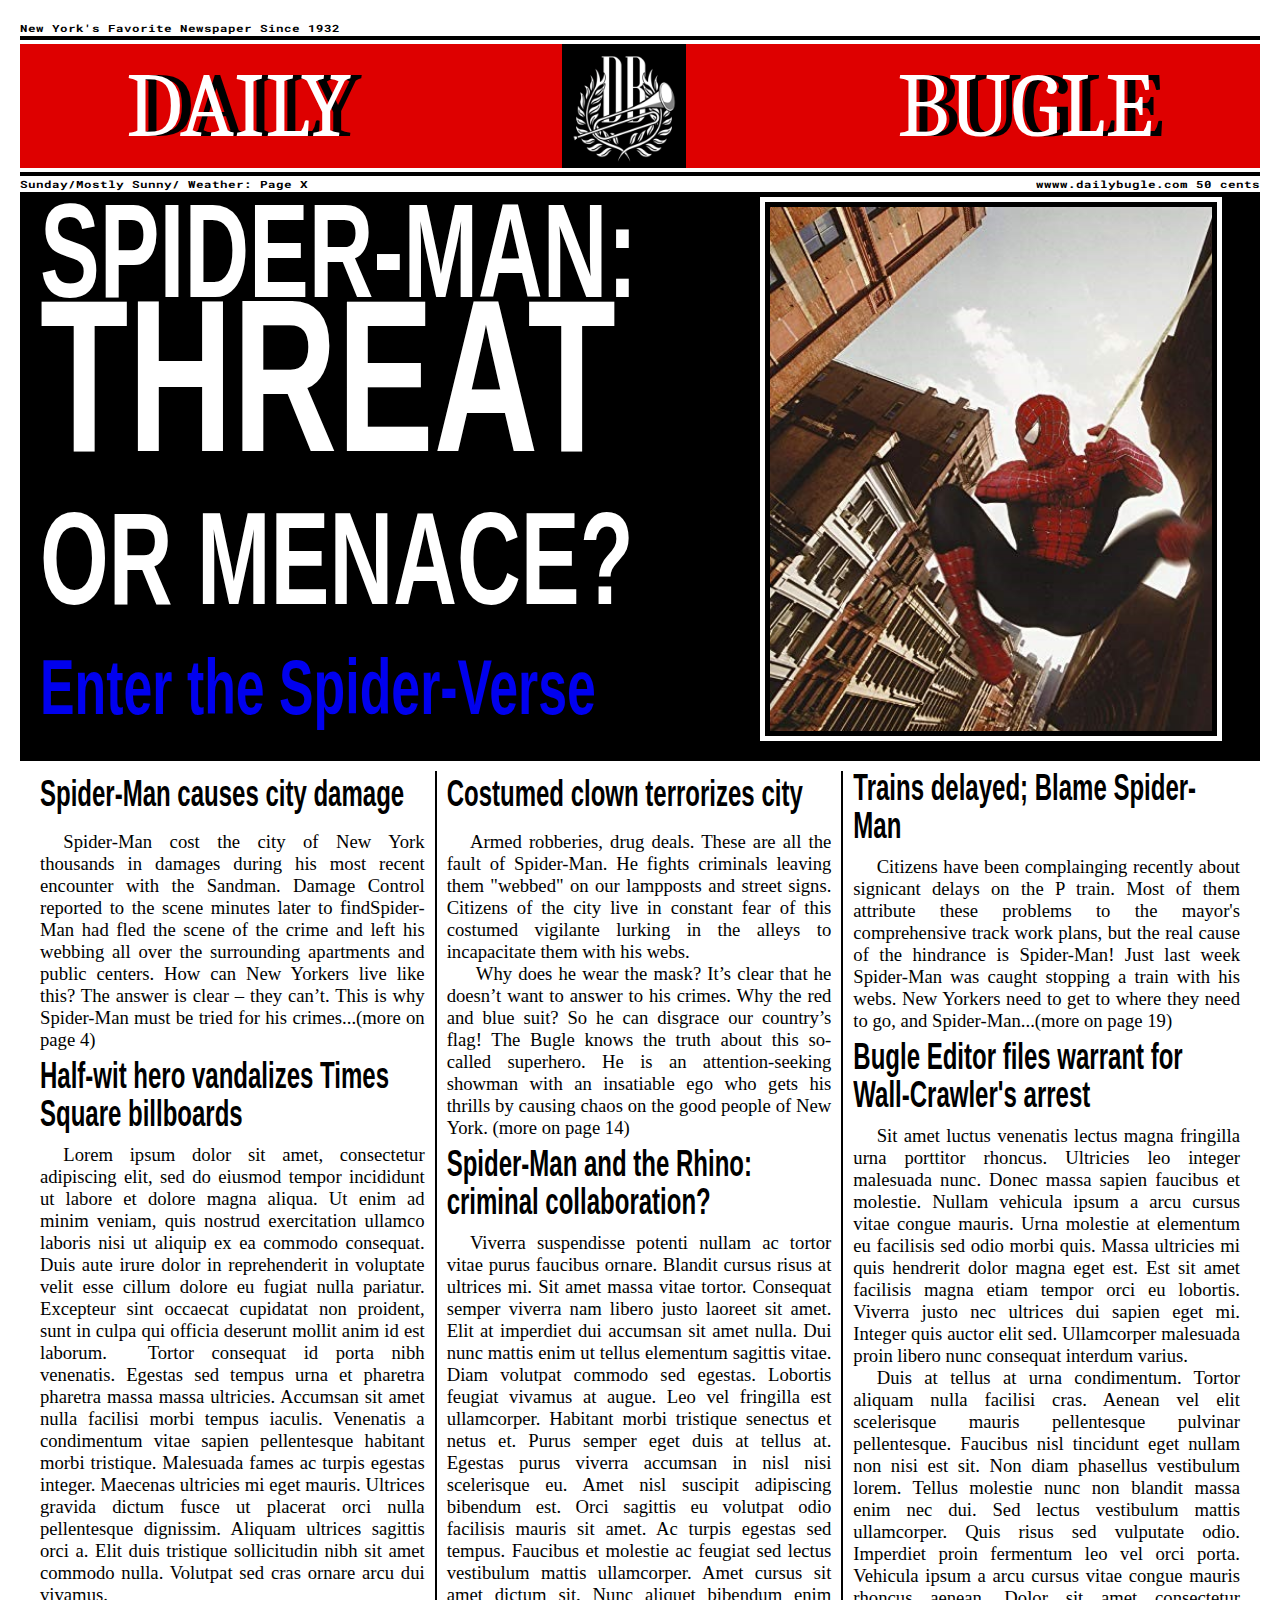
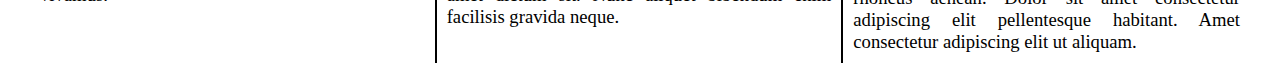
<file: index.html>
<!DOCTYPE html>
<html lang="en" dir="ltr">
  <head>
    <meta charset="utf-8">

    <link rel="stylesheet" href="style.css">

    <link href="https://fonts.googleapis.com/css?family=Caladea:700i&display=swap" rel="stylesheet">
    <link href="https://fonts.googleapis.com/css?family=Roboto+Mono:700&display=swap" rel="stylesheet">
    <link href="https://fonts.googleapis.com/css?family=Source+Code+Pro:900&display=swap" rel="stylesheet">


    <title>Daily Bugle</title>

  </head>

  <body>

    <div class="slogan">
      <p>New York's Favorite Newspaper Since 1932</p>
    </div>

    <div class="borderDiv">
      <div class="headerThreeColumn">
        <p>DAILY</p>
        <img src="images/buglelogo.png" id="bugleIcon">
        <p>BUGLE</p>
      </div>
    </div>

    <div class="subHeader">
      <p id="date">Sunday/Mostly Sunny/ Weather: Page X</p>
      <p id="website">wwww.dailybugle.com 50 cents</p>
    </div>

<!-- ### CHRONOLOGICAL ORDER? ### -->
    <div class="headline">
      <div class="headlineText">
        <p id="line1">SPIDER-MAN:</p>
        <p id="line2">THREAT</p>
        <p id="line3">OR MENACE?</p>
        <a href="spiderverse.html" id="line4">Enter the Spider-Verse</a>
      </div>

        <img src="images/paper.jpg">

    </div>

    <div class="threeColumnNewspaper">


      <div class="firstColumn">
        <h2>Spider-Man causes city damage</h2>
        <div>
        <p><span style="color:white">__.</span>Spider-Man cost the city of New York thousands in damages during his most recent encounter with the Sandman.
        Damage Control reported to the scene minutes later to findSpider-Man had fled the scene of the crime and left his webbing all over the surrounding
        apartments and public centers. How can New Yorkers live like this? The answer is clear – they can’t. This is why Spider-Man must be tried for
         his crimes...(more on page 4)</p>
         <br>
         <h2>Half-wit hero vandalizes Times Square billboards</h2>
         <p><span style="color:white">__.</span>Lorem ipsum dolor sit amet, consectetur adipiscing elit, sed do eiusmod tempor incididunt ut labore et dolore magna aliqua. Ut enim ad minim veniam, quis nostrud exercitation ullamco laboris nisi ut aliquip ex ea commodo consequat. Duis aute irure dolor in reprehenderit in voluptate velit esse cillum dolore eu fugiat nulla pariatur. Excepteur sint occaecat cupidatat non proident, sunt in culpa qui officia deserunt mollit anim id est laborum.
         <span style="color:white">__.</span>Tortor consequat id porta nibh venenatis. Egestas sed tempus urna et pharetra pharetra massa massa ultricies. Accumsan sit amet nulla facilisi morbi tempus iaculis. Venenatis a condimentum vitae sapien pellentesque habitant morbi tristique. Malesuada fames ac turpis egestas integer. Maecenas ultricies mi eget mauris. Ultrices gravida dictum fusce ut placerat orci nulla pellentesque dignissim. Aliquam ultrices sagittis orci a. Elit duis tristique sollicitudin nibh sit amet commodo nulla. Volutpat sed cras ornare arcu dui vivamus.</p>
        </div>
      </div>


      <div class="secondColumn">
        <h2>Costumed clown terrorizes city</h2>
        <p><span style="color:white">__.</span>Armed robberies, drug deals. These are all the fault of Spider-Man. He fights criminals leaving them
        "webbed" on our lampposts and street signs. Citizens of the city live in constant fear of this costumed vigilante lurking in the alleys to incapacitate them with his webs.
        <br> <span style="color:white">__.</span> Why does he wear the mask? It’s clear that he doesn’t want to answer to his crimes. Why the red and blue suit? So he can disgrace our country’s flag!
        The Bugle knows the truth about this so-called superhero. He is an attention-seeking showman with an insatiable ego who gets his thrills by causing chaos on the good people of New York.
        (more on page 14)</p>
        <br>
        <h2>Spider-Man and the Rhino: criminal collaboration?</h2>
        <p><span style="color:white">__.</span>Viverra suspendisse potenti nullam ac tortor vitae purus faucibus ornare. Blandit cursus risus at ultrices mi. Sit amet massa vitae tortor. Consequat semper viverra nam libero justo laoreet sit amet. Elit at imperdiet dui accumsan sit amet nulla. Dui nunc mattis enim ut tellus elementum sagittis vitae. Diam volutpat commodo sed egestas. Lobortis feugiat vivamus at augue. Leo vel fringilla est ullamcorper. Habitant morbi tristique senectus et netus et. Purus semper eget duis at tellus at. Egestas purus viverra accumsan in nisl nisi scelerisque eu. Amet nisl suscipit adipiscing bibendum est. Orci sagittis eu volutpat odio facilisis mauris sit amet. Ac turpis egestas sed tempus. Faucibus et molestie ac feugiat sed lectus vestibulum mattis ullamcorper. Amet cursus sit amet dictum sit. Nunc aliquet bibendum enim facilisis gravida neque.</p>
      </div>


      <div class="thirdColumn">
        <h2>Trains delayed; Blame Spider-Man</h2>
        <p><span style="color:white">__.</span>Citizens have been complainging recently about signicant delays on the P train. Most of them attribute
        these problems to the mayor's comprehensive track work plans, but the real cause of the hindrance is Spider-Man! Just last week Spider-Man was caught
        stopping a train with his webs. New Yorkers need to get to where they need to go, and Spider-Man...(more on page 19)</p>
        <br>
        <h2>Bugle Editor files warrant for Wall-Crawler's arrest</h2>
        <p><span style="color:white">__.</span>Sit amet luctus venenatis lectus magna fringilla urna porttitor rhoncus. Ultricies leo integer malesuada nunc. Donec massa sapien faucibus et molestie. Nullam vehicula ipsum a arcu cursus vitae congue mauris. Urna molestie at elementum eu facilisis sed odio morbi quis. Massa ultricies mi quis hendrerit dolor magna eget est. Est sit amet facilisis magna etiam tempor orci eu lobortis. Viverra justo nec ultrices dui sapien eget mi. Integer quis auctor elit sed. Ullamcorper malesuada proin libero nunc consequat interdum varius.
        <br> <span style="color:white">__.</span>Duis at tellus at urna condimentum. Tortor aliquam nulla facilisi cras. Aenean vel elit scelerisque mauris pellentesque pulvinar pellentesque. Faucibus nisl tincidunt eget nullam non nisi est sit. Non diam phasellus vestibulum lorem. Tellus molestie nunc non blandit massa enim nec dui. Sed lectus vestibulum mattis ullamcorper. Quis risus sed vulputate odio. Imperdiet proin fermentum leo vel orci porta. Vehicula ipsum a arcu cursus vitae congue mauris rhoncus aenean. Dolor sit amet consectetur adipiscing elit pellentesque habitant. Amet consectetur adipiscing elit ut aliquam.</p>
      </div>


    </div>












  </body>
</html>
</file>
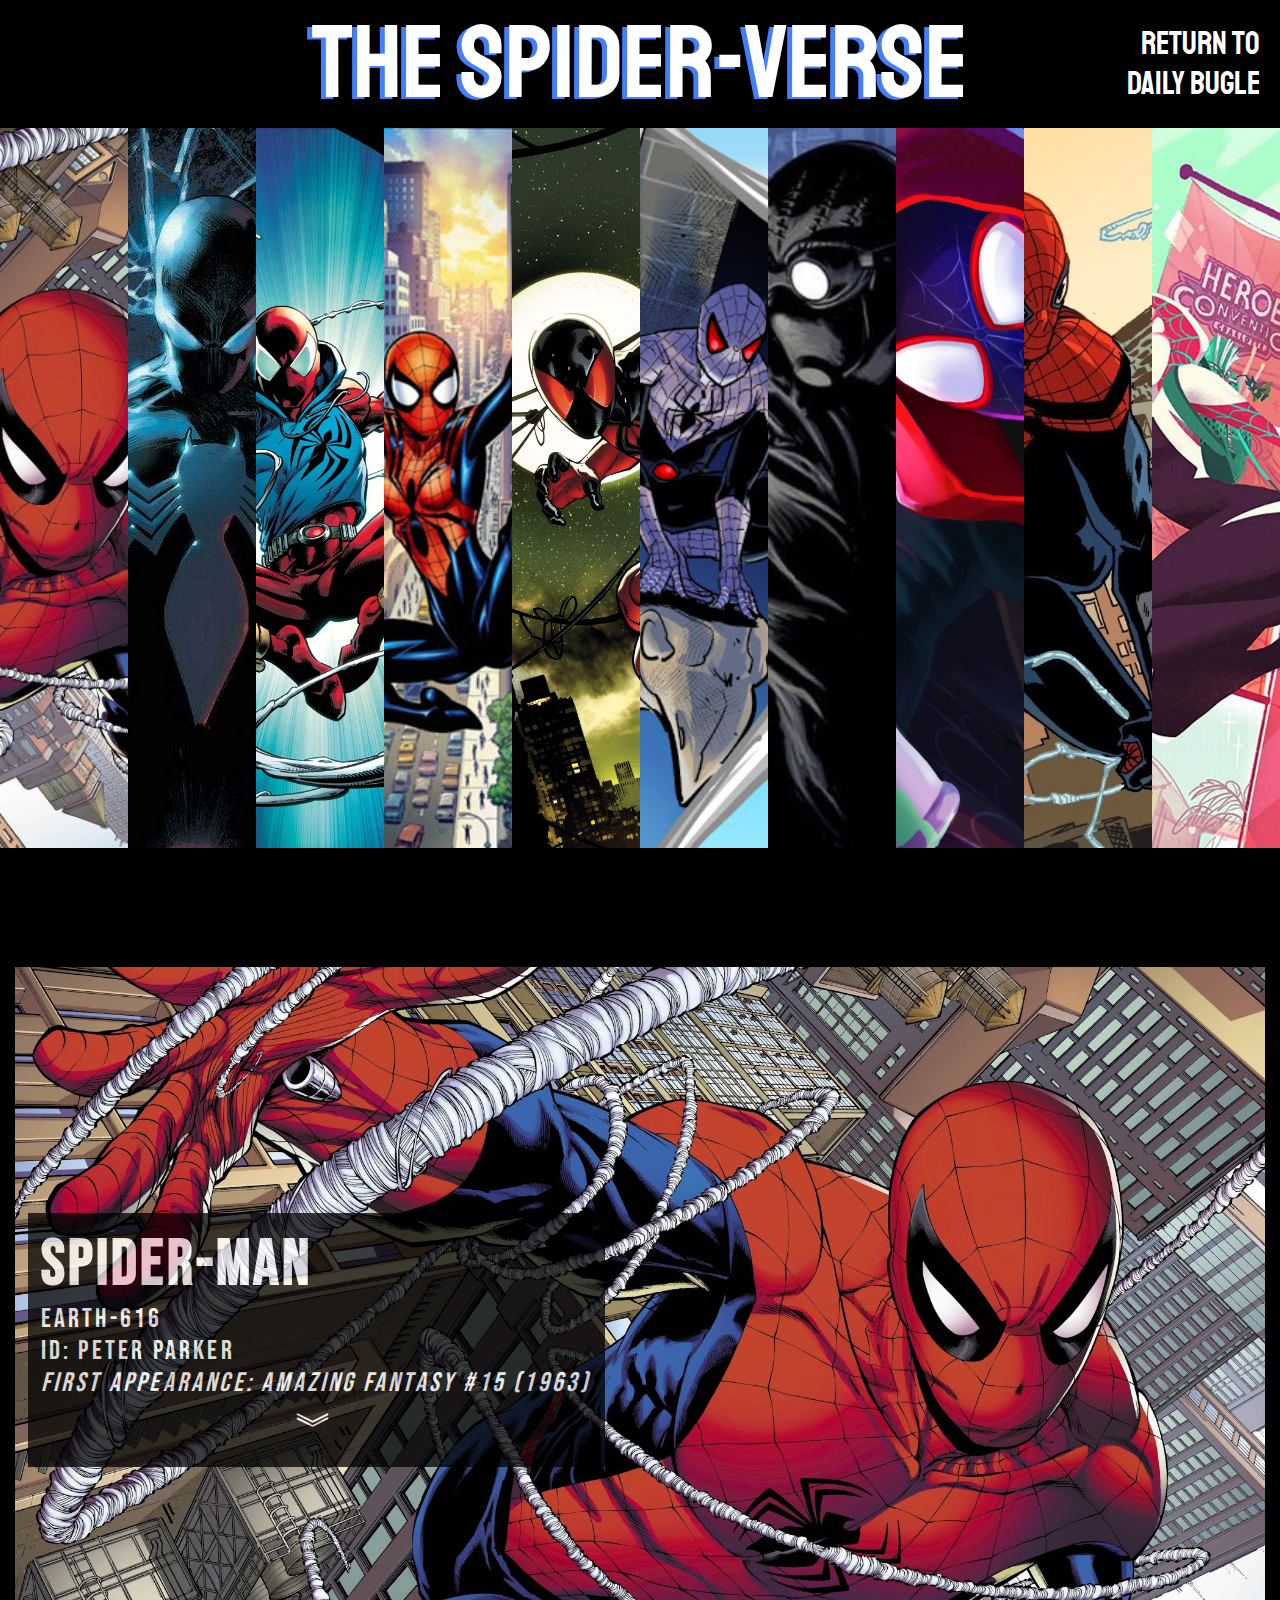
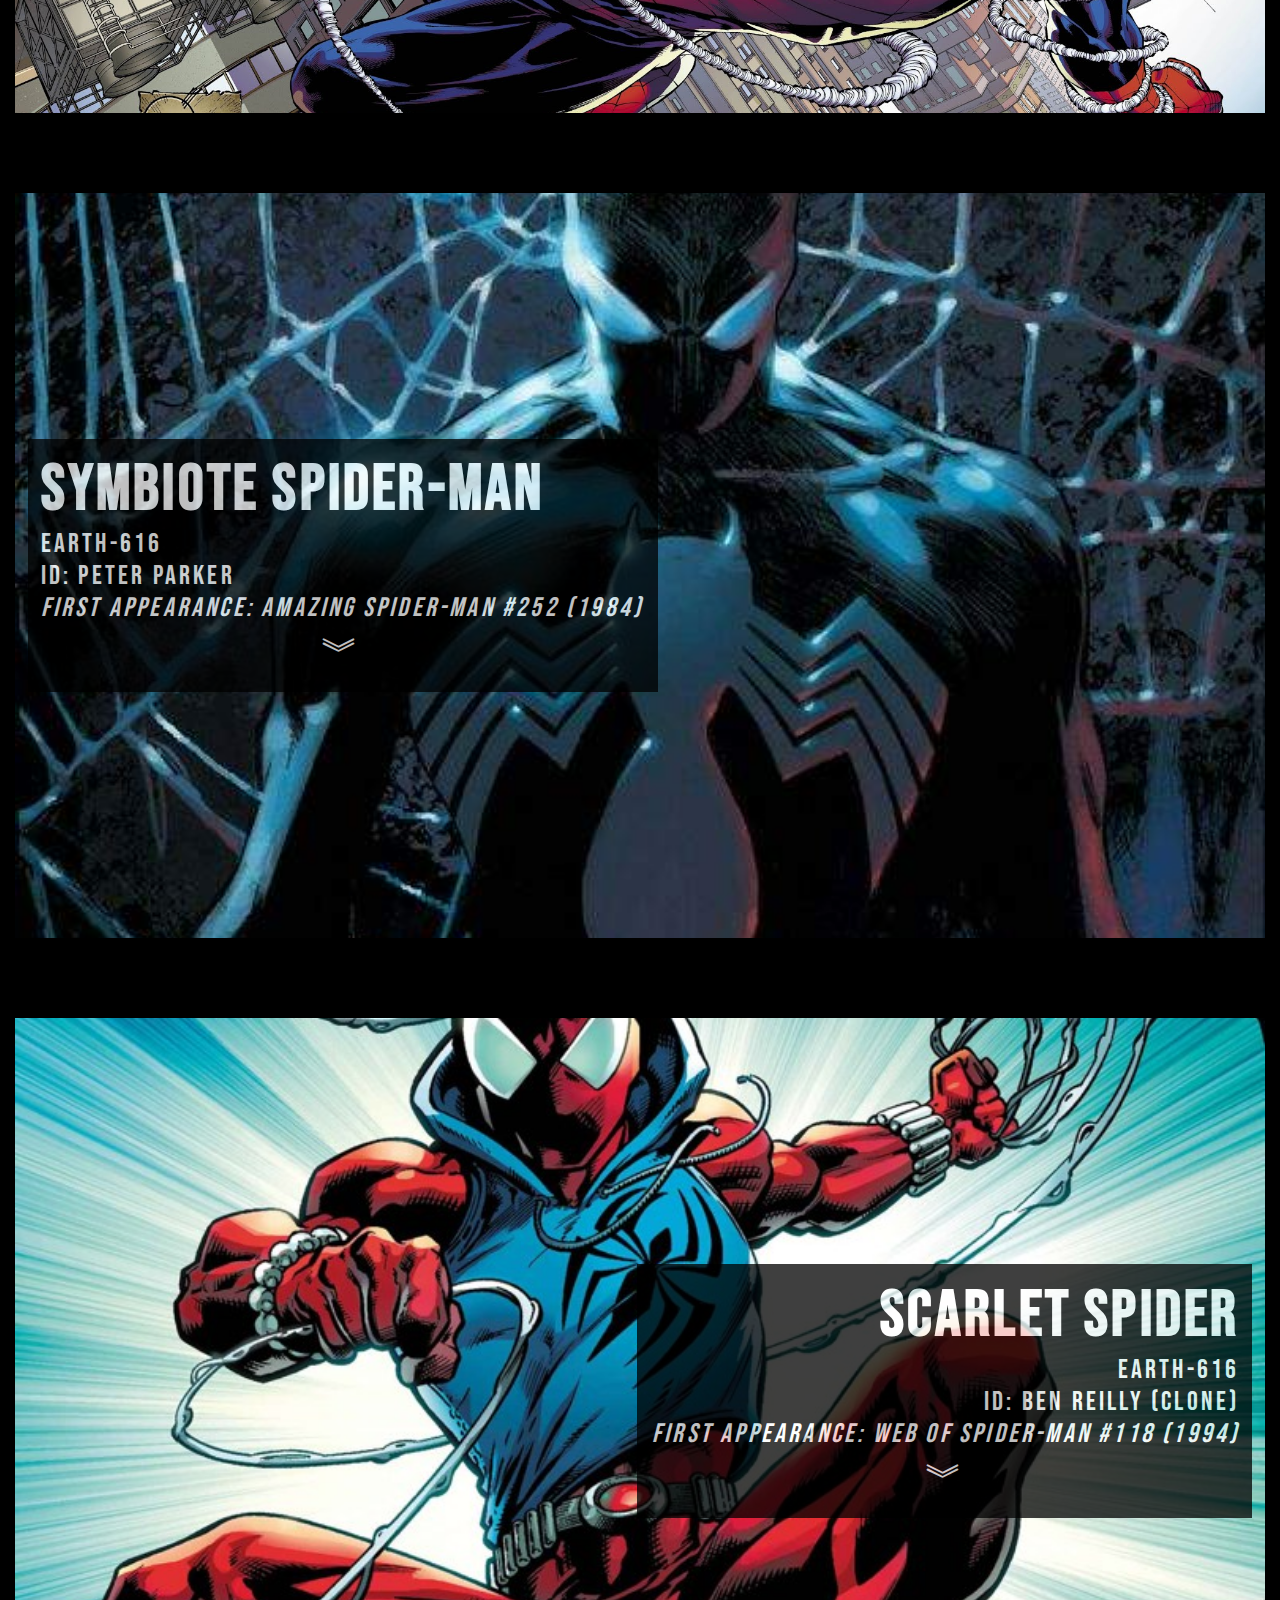
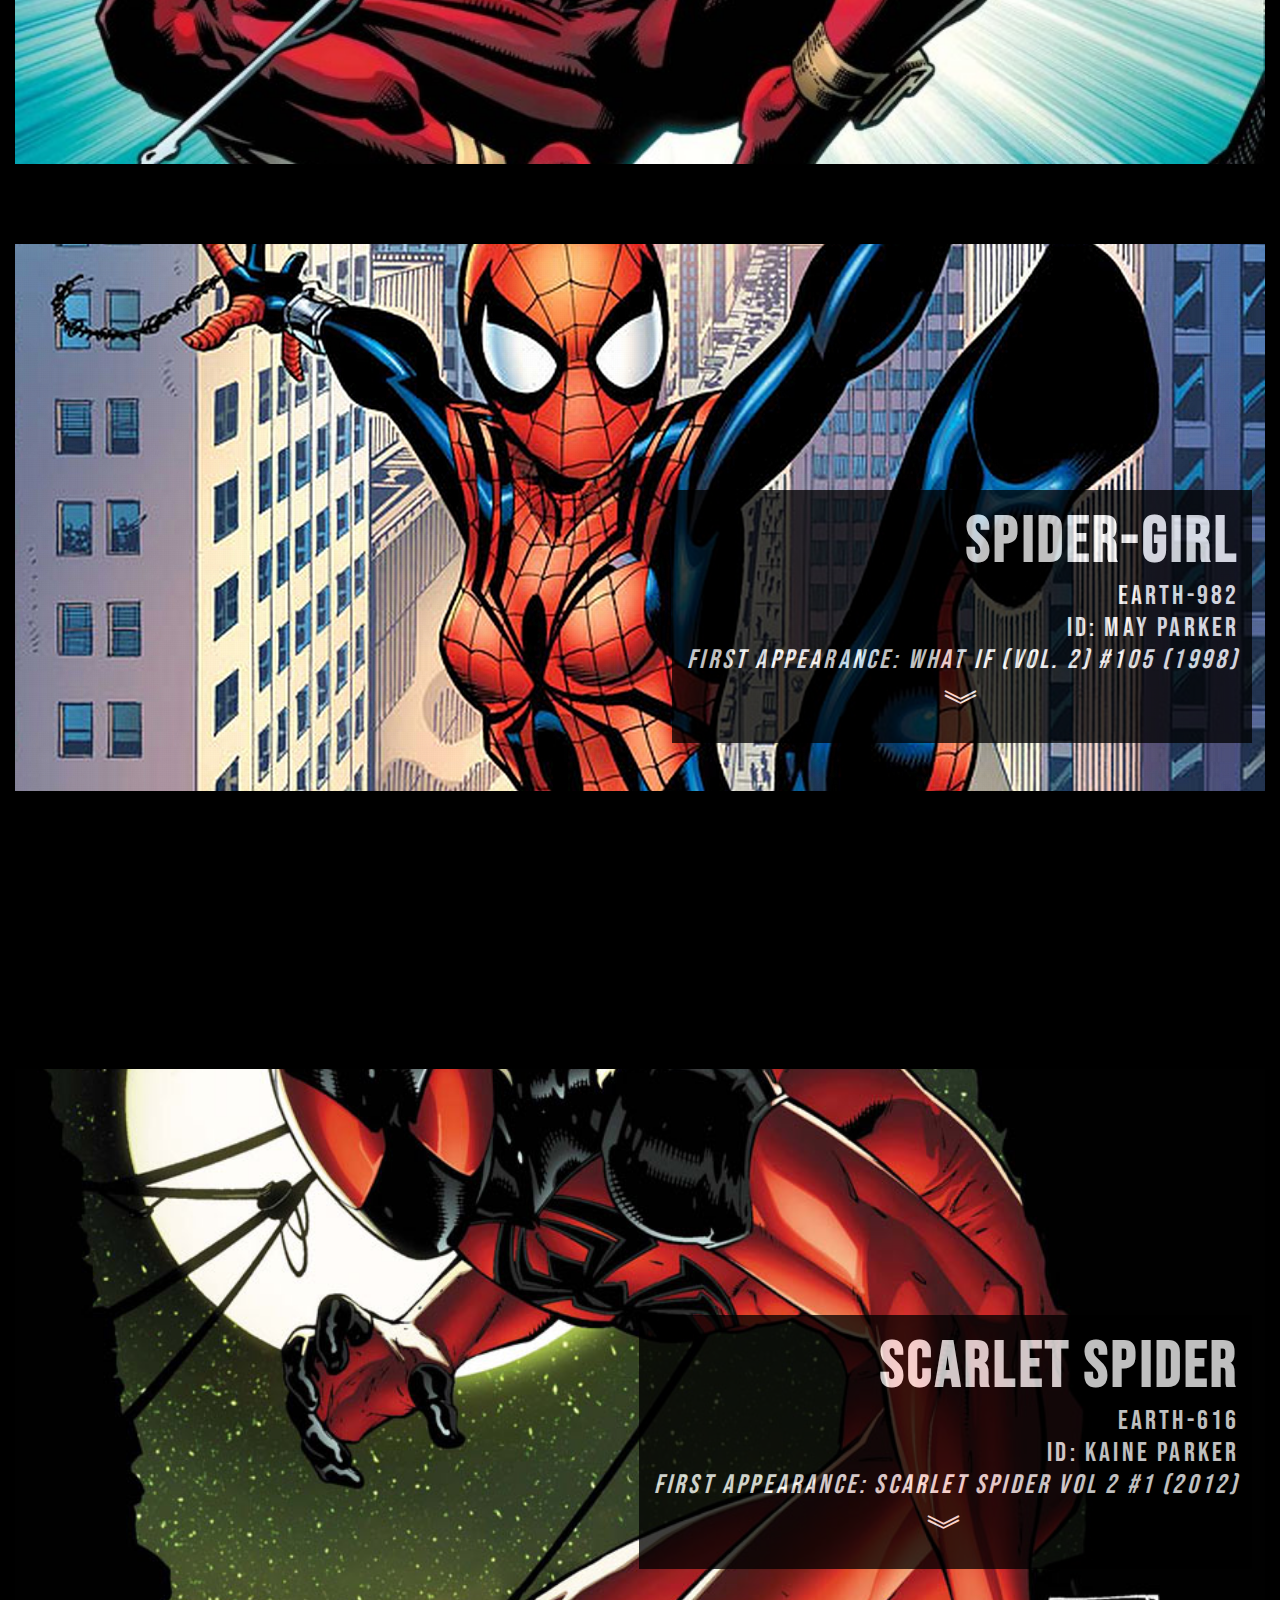
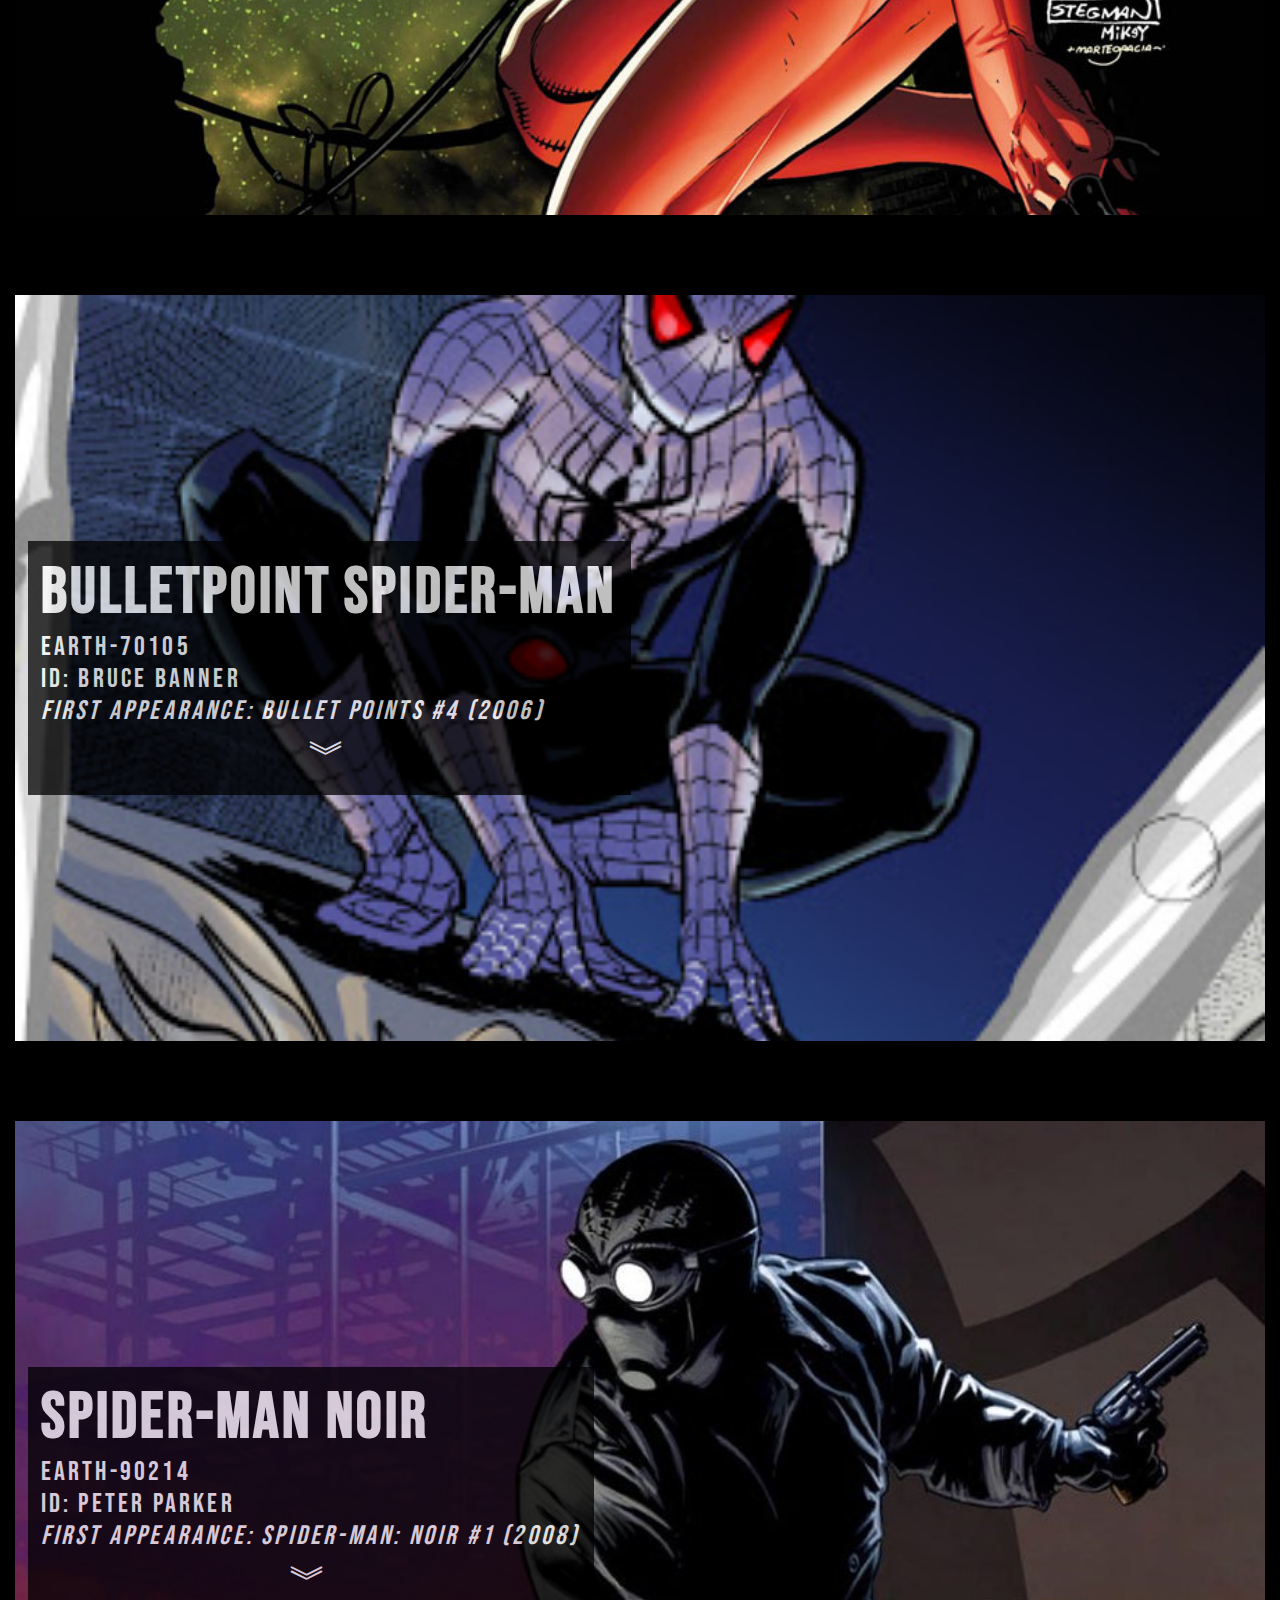
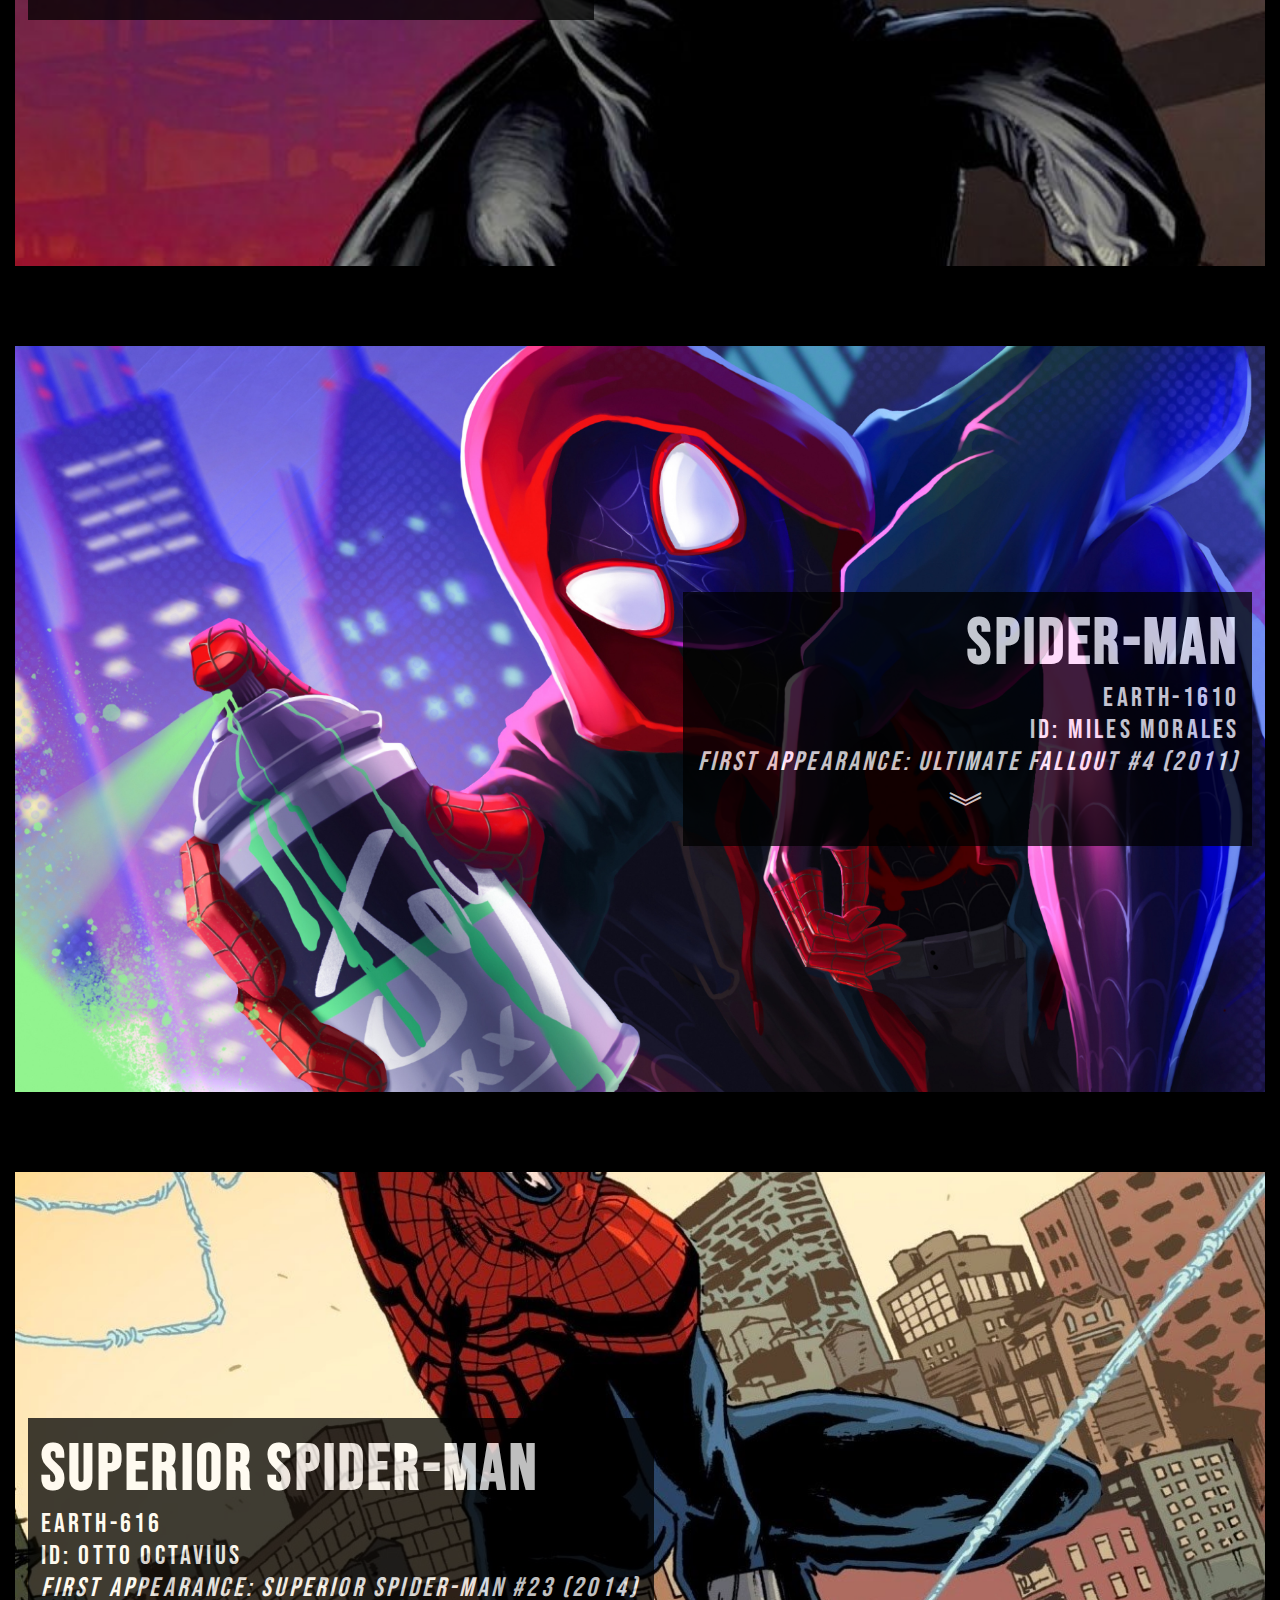
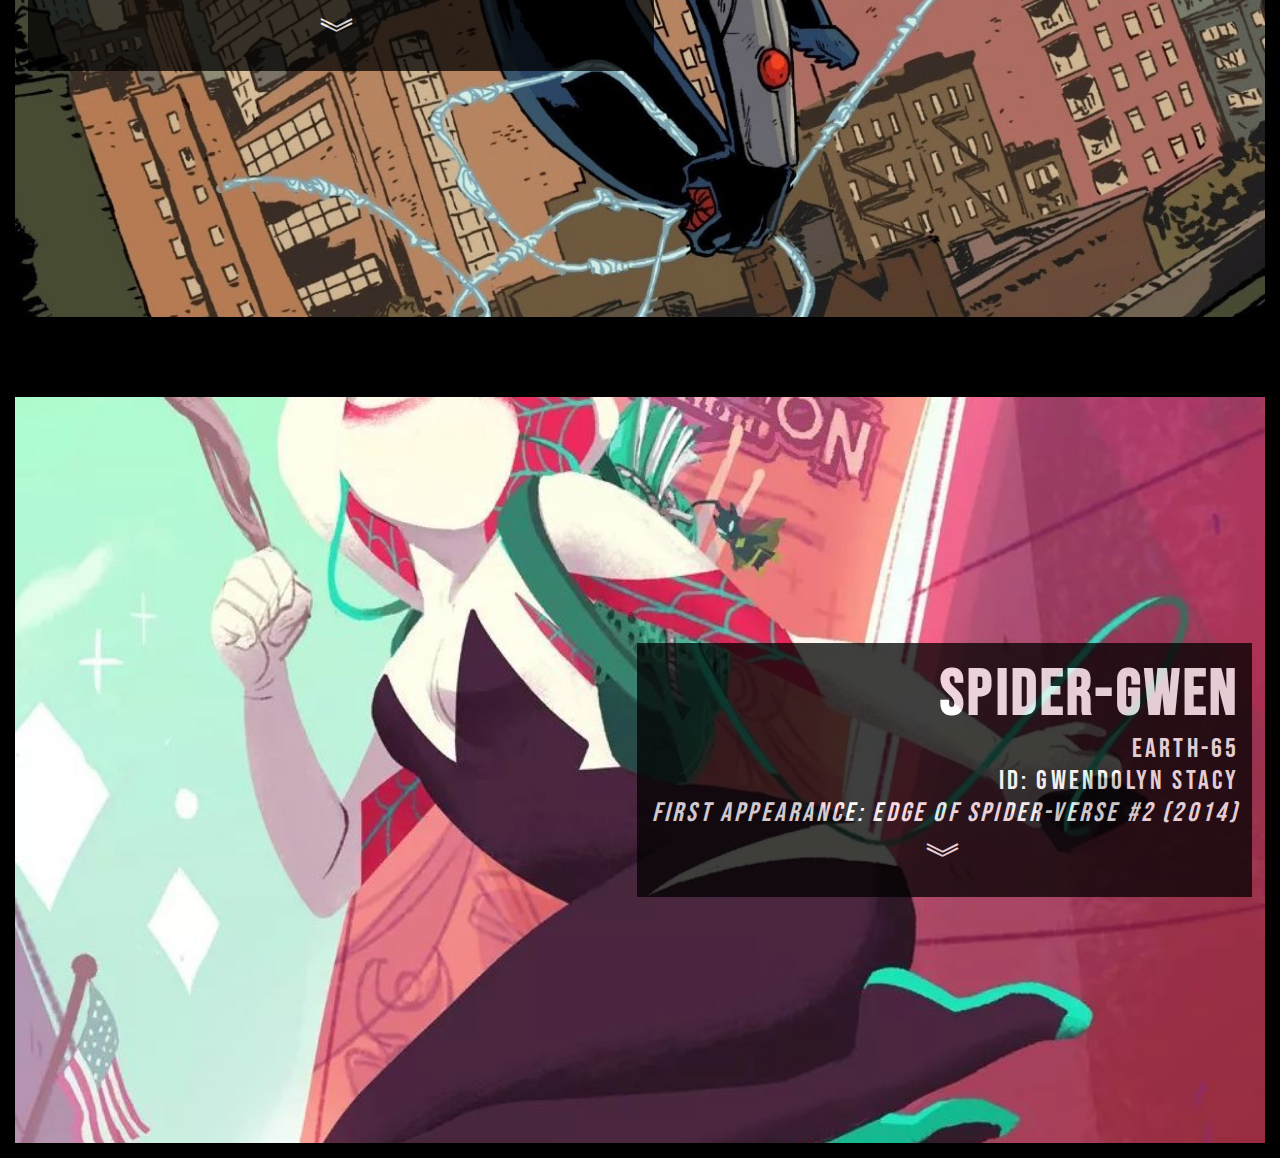
<file: spiderverse.html>
<!DOCTYPE html>
<html lang="en" dir="ltr">
  <head>
    <meta name="viewport" content="width=device-width, initial-scale=1" charset="utf-8">

    <link rel="stylesheet" href="spiderverse-style.css">
    <link rel="stylesheet" href="spider-rows-style.css">
    <link href="https://fonts.googleapis.com/css?family=Basic|Courier+Prime|Russo+One|Saira|Staatliches&display=swap" rel="stylesheet">
    <link href="https://fonts.googleapis.com/css?family=Basic|Bebas+Neue|Courier+Prime|Russo+One|Saira|Staatliches&display=swap" rel="stylesheet">
    <!-- font-family: 'Russo One', sans-serif;
    font-family: 'Basic', sans-serif;
    font-family: 'Saira', sans-serif;
    font-family: 'Courier Prime', monospace;
    font-family: 'Staatliches', cursive; -->


    <title>The Spider-Verse</title>
  </head>



  <body>

      <div class="header">
        <div class="title">The Spider-Verse</div>
        <div class="return-to-bugle">
          <a href="index.html">Return to <br> Daily Bugle</a>
        </div>
      </div>

    <div class="spider-panel">
      <a href="#original-spider"><img src="images/original.jpg" id="spider1"></a>
      <a href="#black-suit-spider"><img src="images/black-suit.jpg" id="spider2"></a>
      <a href="#ben-reilly-spider"><img src="images/ben-reilly.jpg" id="spider3"></a>
      <a href="#spider-girl-2"><img src="images/spider-girl.jpg" id="spider9"></a>
      <a href="#scarlet-spider"><img src="images/scarlet.jpg" id="spider5"></a>
      <a href="#bulletpoint-spider"><img src="images/bulletpoint.jpg" id="spider6"></a>
      <a href="#noir-spider"><img src="images/noir.jpg" id="spider4"></a>
      <a href="#morales-spider"><img src="images/morales.jpg" id="spider7"></a>
      <a href="#superior-spider"><img src="images/superior.jpg" id="spider10"></a>
      <a href="#spider-g"><img src="images/spiderg.jpg" id="spider8"></a>
    </div>




<div class="spider-full-body">

  <a name="original-spider">
    <div id="spider-row-1">
      <div class="spider-boxB">
          <div class="spider-text-boxB">
            <h2>Spider-Man</h2>
            <p>Earth-616</p>
            <p>ID: Peter Parker</p>
            <p class="comic-title">First Appearance: Amazing Fantasy #15 (1963)</p>

            <button type="button" class="collapsible">︾</button>
            <div class="content">
              <img src="images/fantasy15.png">
            </div>

          </div>
      </div>
    </div>
  </a>

  <a name="black-suit-spider">
    <div id="spider-row-2">
      <div class="spider-boxB">
          <div class="spider-text-boxB">
            <h2>Symbiote Spider-Man</h2>
            <p>Earth-616</p>
            <p>ID: Peter Parker</p>
            <p class="comic-title">First Appearance: Amazing Spider-Man #252 (1984)</p>

            <button type="button" class="collapsible">︾</button>
            <div class="content">
              <img src="images/amazing252.jpg">
            </div>

          </div>
      </div>
    </div>
  </a>



  <a name="ben-reilly-spider">
    <div id="spider-row-3">
      <div class="spider-boxA">
          <div class="spider-text-boxA">
            <h2>Scarlet Spider</h2>
            <p>Earth-616</p>
            <p>ID: Ben Reilly (Clone)</p>
            <p class="comic-title">First Appearance: Web of Spider-Man #118 (1994)</p>

            <button type="button" class="collapsible">︾</button>
            <div class="content">
              <img src="images/web118.jpg">
            </div>

          </div>
      </div>
    </div>
  </a>


  <a name="spider-girl-2">
    <div id="spider-row-9">
      <div class="spider-boxA">
          <div class="spider-text-boxA">
            <h2>Spider-Girl</h2>
            <p>Earth-982</p>
            <p>ID: May Parker</p>
            <p class="comic-title">First Appearance: What If (Vol. 2) #105 (1998)</p>

            <button type="button" class="collapsible">︾</button>
            <div class="content">
              <img src="images/whatif105.jpg">
            </div>

          </div>
      </div>
    </div>
  </a>


  <a name="scarlet-spider">
    <div id="spider-row-5">
      <div class="spider-boxA">
          <div class="spider-text-boxA">
            <h2>Scarlet Spider</h2>
            <p>Earth-616</p>
            <p>ID: Kaine Parker</p>
            <p class="comic-title">First Appearance: Scarlet Spider Vol 2 #1 (2012)</p>

            <button type="button" class="collapsible">︾</button>
            <div class="content">
              <img src="images/scarlet1.jpg">
            </div>

          </div>
      </div>
    </div>
  </a>


  <a name="bulletpoint-spider">
    <div id="spider-row-6">
      <div class="spider-boxB">
          <div class="spider-text-boxB">
            <h2>Bulletpoint Spider-Man</h2>
            <p>Earth-70105</p>
            <p>ID: Bruce Banner</p>
            <p class="comic-title">First Appearance: Bullet Points #4 (2006)</p>

            <button type="button" class="collapsible">︾</button>
            <div class="content">
              <img src="images/bpoints4.jpg">
            </div>

          </div>
      </div>
    </div>
  </a>



  <a name="noir-spider">
    <div id="spider-row-4">
      <div class="spider-boxB">
          <div class="spider-text-boxB">
            <h2>Spider-Man Noir</h2>
            <p>Earth-90214</p>
            <p>ID: Peter Parker</p>
            <p class="comic-title">First Appearance: Spider-Man: Noir #1 (2008)</p>

            <button type="button" class="collapsible">︾</button>
            <div class="content">
              <img src="images/noir1.jpg">
            </div>

          </div>
      </div>
    </div>
  </a>


  <a name="morales-spider">
    <div id="spider-row-7">
      <div class="spider-boxA">
          <div class="spider-text-boxA">
            <h2>Spider-Man</h2>
            <p>Earth-1610</p>
            <p>ID: Miles Morales</p>
            <p class="comic-title">First Appearance: Ultimate Fallout #4 (2011)</p>

            <button type="button" class="collapsible">︾</button>
            <div class="content">
              <img src="images/fallout4.jpg">
            </div>

          </div>
      </div>
    </div>
  </a>


  <a name="superior-spider">
    <div id="spider-row-10">
      <div class="spider-boxB">
          <div class="spider-text-boxB">
            <h2>Superior Spider-Man</h2>
            <p>Earth-616</p>
            <p>ID: Otto Octavius</p>
            <p class="comic-title">First Appearance: Superior Spider-Man #23 (2014)</p>

            <button type="button" class="collapsible">︾</button>
            <div class="content">
              <img src="images/superior23.jpg">
            </div>

          </div>
      </div>
    </div>
  </a>


  <a name="spider-g">
    <div id="spider-row-8">
      <div class="spider-boxA">
          <div class="spider-text-boxA">
            <h2>Spider-Gwen</h2>
            <p>Earth-65</p>
            <p>ID: Gwendolyn Stacy</p>
            <p class="comic-title">First Appearance: Edge of Spider-Verse #2 (2014)</p>

            <button type="button" class="collapsible">︾</button>
            <div class="content">
              <img src="images/edgeof2.jpg">
            </div>

          </div>
      </div>
    </div>
  </a>


</div>


<script>
  var coll = document.getElementsByClassName("collapsible");
  var i;

  for (i = 0; i < coll.length; i++) {
    coll[i].addEventListener("click", function() {
      this.classList.toggle("active");
      var content = this.nextElementSibling;
      if (content.style.display === "block") {
        content.style.display = "none";
      } else {
        content.style.display = "block";
      }
    });
  }
</script>

<!-- Work Cited: https://www.w3schools.com/howto/tryit.asp?filename=tryhow_js_collapsible -->






  </body>
</html>
</file>
<file: style.css>
* {
  margin: 0px;
  padding: 0px;
}

body, html {
  margin: 0px;
  padding: 0px;
}

body {
  background-color: white;
  /* background-image: url(images/beige-paper.png); */
  /* background-repeat: repeat; */
  padding: 20px;
  /* margin: 0px; */
}

#date, #website, .slogan {
  font-weight: bold;
  font-family: 'Roboto Mono', monospace;
  transform: scale(1,.8);
  font-size: 1vw;
}

.slogan{

}

.borderDiv {
  border-top: solid black 4px;
  border-bottom: solid black 4px;
}

.headerThreeColumn {
  display: flex;
  flex-direction: row;
  justify-content: space-around;
  text-align: center;
  background-color: #de0000;
  border-top: solid white 4px;
  border-bottom: solid white 4px;
  color: white;
  font-family: 'Caladea', serif;
  text-shadow: 11px 0px black;
  font-size: 7vw;
  align-items: center;

}

.headerThreeColumn img {
  width: 10%;
}

.headerThreeColumn p {
  color: white;
}

#bugleIcon {
  background-color: black;
  align-self: center;
  grid-column: 4;
}

.subHeader {
  /* padding-left: 20px;
  padding-right: 20px; */
  display: flex;
  flex-direction: row;
  justify-content: space-between;
}

#date {
  justify-content: flex-start;
}
#website {
  justify-content: flex-end;
}

.headline {
  display: grid;
  grid-template: 1fr / 60% 40%;
  padding-top: 5px;
  padding-left: 20px;
  padding-right: 20px;
  padding-bottom: 20px;
  background-color: black;
}

.headlineText {
  display: grid;
  grid-template-columns: 1fr;
  grid-template-rows: 20% 40% 30% 10%;
  /* font-family: 'Source Code Pro', monospace; */
  font-family: arial;
  font-weight: 900;
}

.headline img {
  grid-column: 2;
  align-self: center;
  width: 92%;
  border: solid white 5px;
  padding: 5px;
}

#line1, #line2, #line3 {
  color: white;
  transform: scale(1, 1.5);
}

#line1 {
  grid-column: 1;
  grid-row: 1;
  align-self: center;
  font-size: 7vw;
}
#line2 {
  grid-column: 1;
  grid-row: 2;
  font-size: 11.3vw;
}
#line3 {
  grid-column: 1;
  grid-row: 3;
  font-size: 6.9vw;
}
#line4 {
  line-height: 20px;
  grid-column: 1;
  grid-row: 4;
  font-size: 4.05vw;
  /* font-size: 3.7vw; */
  text-decoration: none;
  transform: scale(1, 1.5);
}

#line4 a:link, a:visited {
  color: white;
}
#line4 a:link, a:hover {
  color: red;
  animation:;
}

@keyframes blinkingText {
    /* 0%{     color: #fff;    }
   49%{    color: #fff; } */
   50%{    color: transparent; }
   /* 50%{    color: grey; } */
   /* 99%{    color: transparent;  }
   100%{   color: #fff;    } */
  }

  #line4 {
    animation: blinkingText 6s infinite;
  }




.threeColumnNewspaper {
  margin-top: 10px;
  margin-left: 10px;
  margin-right: 10px;

  display: grid;
  grid-template-columns: 1fr 1fr 1fr;
  grid-template-rows: 1fr;
  /* grid-column-gap: 15px; */

  text-align: justify;
}

.threeColumnNewspaper h2 {
  font-family: arial;
  font-weight: 900 ;
  transform: scale(1,1.5);
  line-height: 25px;
  text-align: left;
}

#h2 {
  line
}

.threeColumnNewspaper p {
  margin-top: 25px;
  font-size: 14pt;
}

.firstColumn {
  border-right: solid black 2px;
  padding: 10px;
}

.secondColumn {
  padding: 10px;
  border-right: solid black 2px;
}

.thirdColumn {
  padding: 10px;

}

.space {
  color: white;
}
</file>
<file: spiderverse-style.css>
* {
  margin: 0px;
  padding: 0px;
}

html {
  scroll-behavior: smooth;
}

body, html {
  margin: 0px;
  padding: 0px;
}

body {
  background-color: black;
}

.header {
  display: grid;
  grid-template-columns: 15% 70% 15%;
  grid-template-rows: auto;
}

.title {
  padding: 0;
  margin: 0;
  grid-column: 2;
  color: white;
  font-family: 'Staatliches', cursive;
  text-align: center;
  text-shadow: -5px 2px #427eff;
  font-size: 8vw;
}

.return-to-bugle {
  margin-right: 20px;
  grid-column:3;
  font-size: 2.5vw;
  color: white;
  align-self: center;
  text-align: right;
  font-family: 'Staatliches', cursive;
}

.return-to-bugle a {
  text-decoration: none;
}
.return-to-bugle a:hover {
  color: #427eff;
}
.return-to-bugle a:link, a:visited {
  color: white;
}

.spider-panel {
  display: grid;
  grid-template-columns: 10% 10% 10% 10% 10% 10% 10% 10% 10% 10%;
  grid-template-rows: 1fr;
  /* grid-column-gap: 2px; */
}

.spider-panel a > img {
  box-sizing: block;
  display:inline-grid;
  repeat: no-repeat;
  object-fit: cover;
  justify-content: center;
  align-self: center;
  width: 10vw;
  height: 80vh;
}

.spider-panel > a:hover {
  border: solid cyan 2px;
}

#spider1 {
  grid-column: 1;
}
#spider2 {
  grid-column: 2;
  object-fit: none;
}
#spider3 {
  grid-column: 3;
}
#spider4 {
  grid-column: 4;
  object-fit: cover;
}
#spider5 {
  grid-column: 5;
  object-fit: cover;
}
#spider6 {
  grid-column: 6;
  object-fit: cover;
}
#spider7 {
  grid-column: 7;
  object-fit: cover;
}
#spider8 {
  grid-column: 8;
  object-fit: cover;
}
#spider9 {
  grid-column: 9;
  object-fit: cover;
}
#spider10 {
  grid-column: 10;
  object-fit: cover;
}

/* SPIDER PANEL END */
</file>
<file: spider-rows-style.css>
.spider-full-body {
  margin-top: 100px;
  display: grid;
  grid-template-columns: 1fr;
  grid-template-rows: 1fr 1fr 1fr 1fr 1fr 1fr 1fr 1fr 1fr 1fr ;
  grid-row-gap: 50px;
}

.spider-full-body a > div {
  background-repeat: no-repeat;
  box-sizing: border-box;
  display: block;
  object-fit:;
  justify-content: center;
  align-self: center;
  background-position: center;
  background-size: cover;
  background-repeat: no-repeat;
  margin: 15px;
  font-family: 'Bebas Neue', cursive;
  font-size: 32pt;
  letter-spacing: .25vw;
  color: white;
}

.spider-full-body {
  background-repeat: no-repeat;
}
.spider-full-body p {
  font-size: 20pt;
}
.comic-title {
  font-style: italic;
}

#spider-row-1 {
  background-image: url(images/original-full.jpg);
  background-repeat: no-repeat;
  background-position: right;
  margin: 15px;
  font-family: 'Bebas Neue', cursive;
  font-size: 32pt;
  letter-spacing: .25vw;
}
#spider-row-1 img {
  width: 40%;
  justify-content: center;
}

#spider-row-2 {
  background-image: url(images/black-suit.jpg);
  background-position: center -70vh;
}
#spider-row-2 img {
  width: 30%;
}

#spider-row-3 {
  background-image: url(images/ben-reilly.jpg);
  background-position: center -65vh;
}
#spider-row-3 img {
  width: 40%;
}

#spider-row-4 {
  background-image: url(images/noir-full.jpg);
}
#spider-row-4 img {
  width: 30%;
}

#spider-row-5 {
  background-image: url(images/scarlet-full.jpg);
  background-position: center -70vh;
}
#spider-row-5 img {

}

#spider-row-6 {
  background-image: url(images/bulletpoint.jpg);
  background-position: center -60vh;
}
#spider-row-6 img {
  width: 40%;
}

#spider-row-7 {
  background-image: url(images/morales.jpg);
}
#spider-row-7 img {
  width: 60%;
}

#spider-row-8 {
  background-image: url(images/spiderg-full.jpg);
  background-position: center -60vh;
}
#spider-row-8 img {
  width: 30%;
}

#spider-row-9 {
  background-image: url(images/spider-girl-3.jpg);
  background-position: center -22vh;
}
#spider-row-9 img {
  width: 40%;
}

#spider-row-10 {
  background-image: url(images/superior.jpg);
  background-position: center -27vh
}
#spider-row-10 img {
  width: 30%;
}


.spider-boxA {
  display: flex;
  justify-content: flex-end;
  padding: 1vw;
  height: 80vh;
  background-size:cover;
  background-position: center;
  background-repeat: no-repeat;
}

.spider-text-boxA {
  display: flex;
  flex-direction: column;
  align-self: center;
  padding: 1vw;
  /* width: 40vw; */
  text-align: right;
  background-color: black;
  opacity: .75;
  color: white;
  padding-left: 15px;
}

.spider-boxB {
  display: flex;
  justify-content: flex-start;
  padding: 1vw;
  height: 80vh;
  background-size:cover;
  background-position: center;
  background-repeat: no-repeat;
}

.spider-text-boxB {
  display: flex;
  flex-direction: column;
  align-self: center;
  padding: 1vw;
  /* width: 40vw; */
  text-align: left;
  background-color: black;
  opacity: .75;
  color: white;
  padding-right: 15px;
}



.collapsible {
  font-family: 'Bebas Neue', cursive;
  font-size: 3vw;
  letter-spacing: .25vw;
  color: white;
  background-color: black;
  cursor: pointer;
  /* width: 40vw; */
  border: solid black 2px;
  text-align: center;
  outline: none;
  /* margin-bottom: -5px; */
  /* align-self: center; */
}

.collapsible:hover {
  background-color: black;
  border: solid grey 2px;
  /* text-align: right; */

}

.active {
  background-color: black;
  /* text-align: right; */

  /* border: solid grey 2px; */
}

.content {
  /* padding: 0 18px; */
  display: none;
  overflow: hidden;
  background-color: black;
  color: white;
  opacity: 1;
}

.content img {
  display: flex;
  object-fit: contain;
  width: 20%;
  margin: 0;
  padding: 0;
  justify-content: center;
}

/* Work Cited: https://www.w3schools.com/howto/tryit.asp?filename=tryhow_js_collapsible */
</file>
